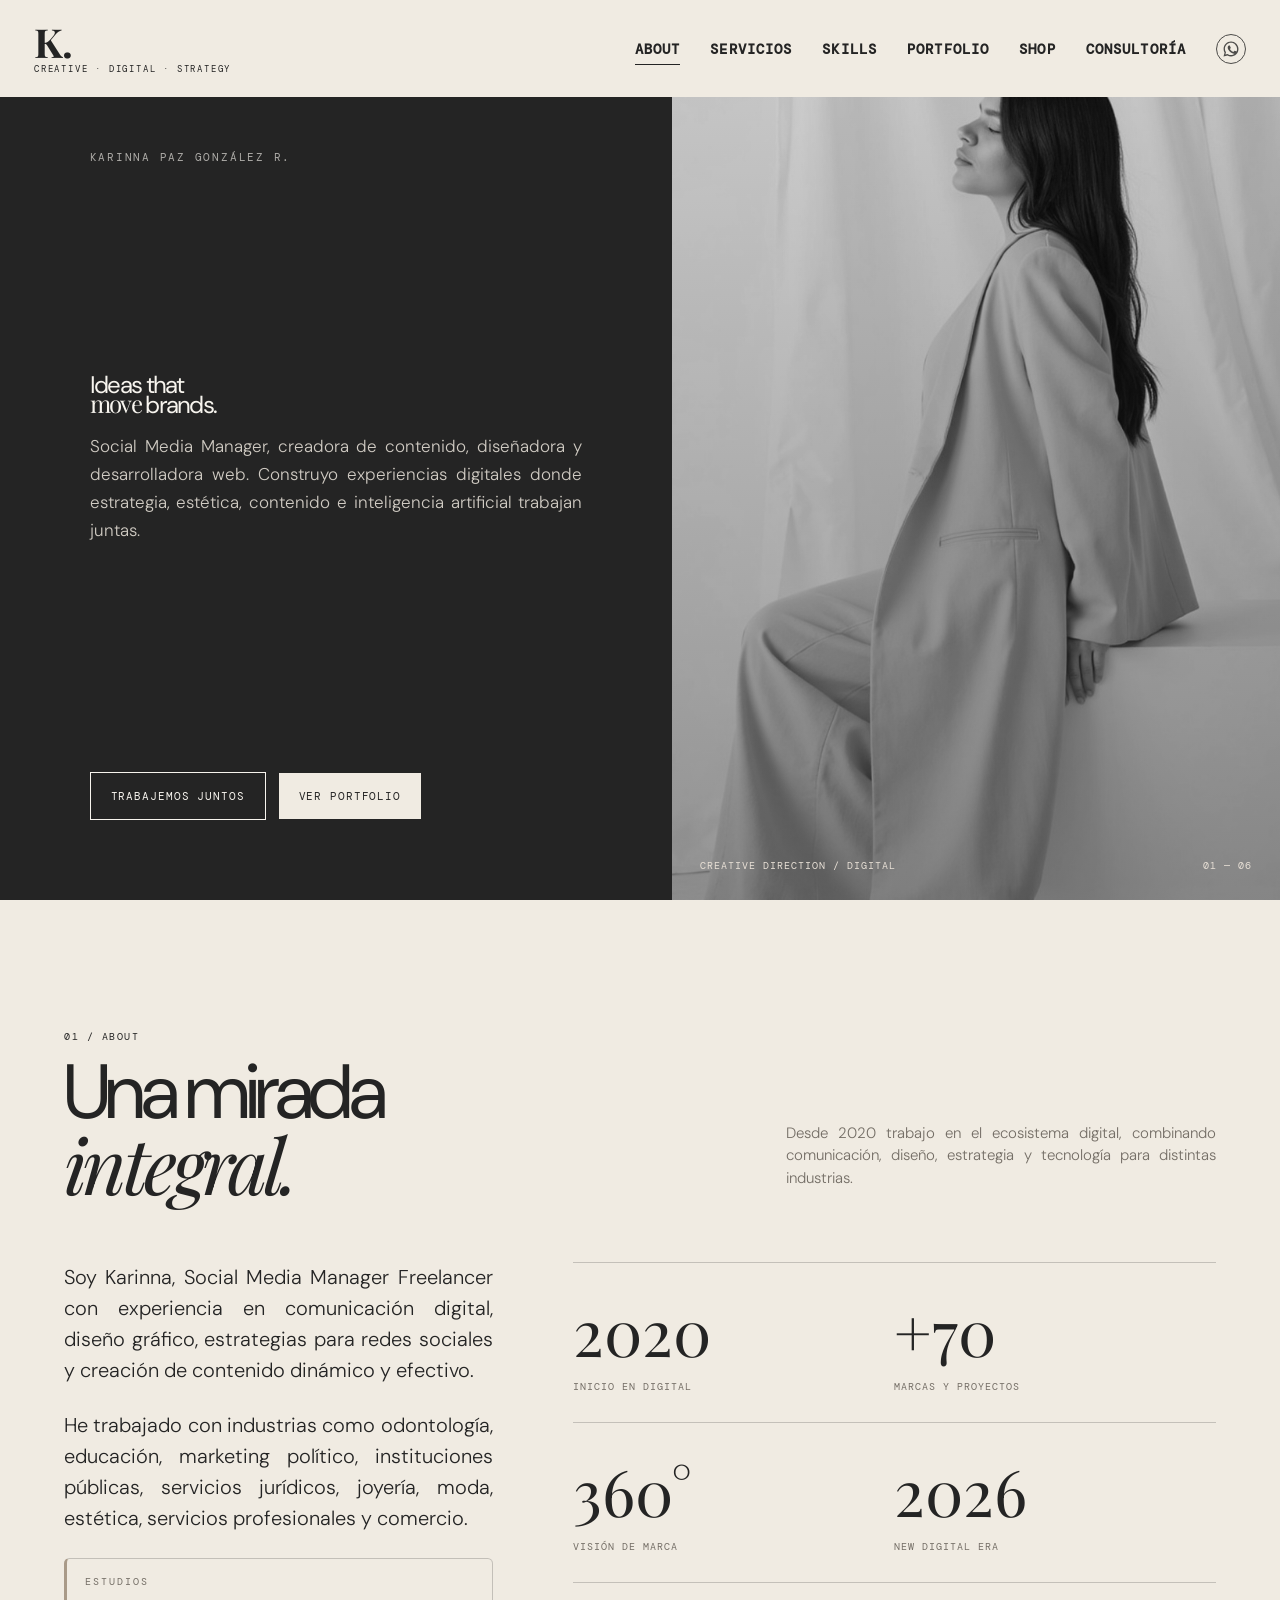
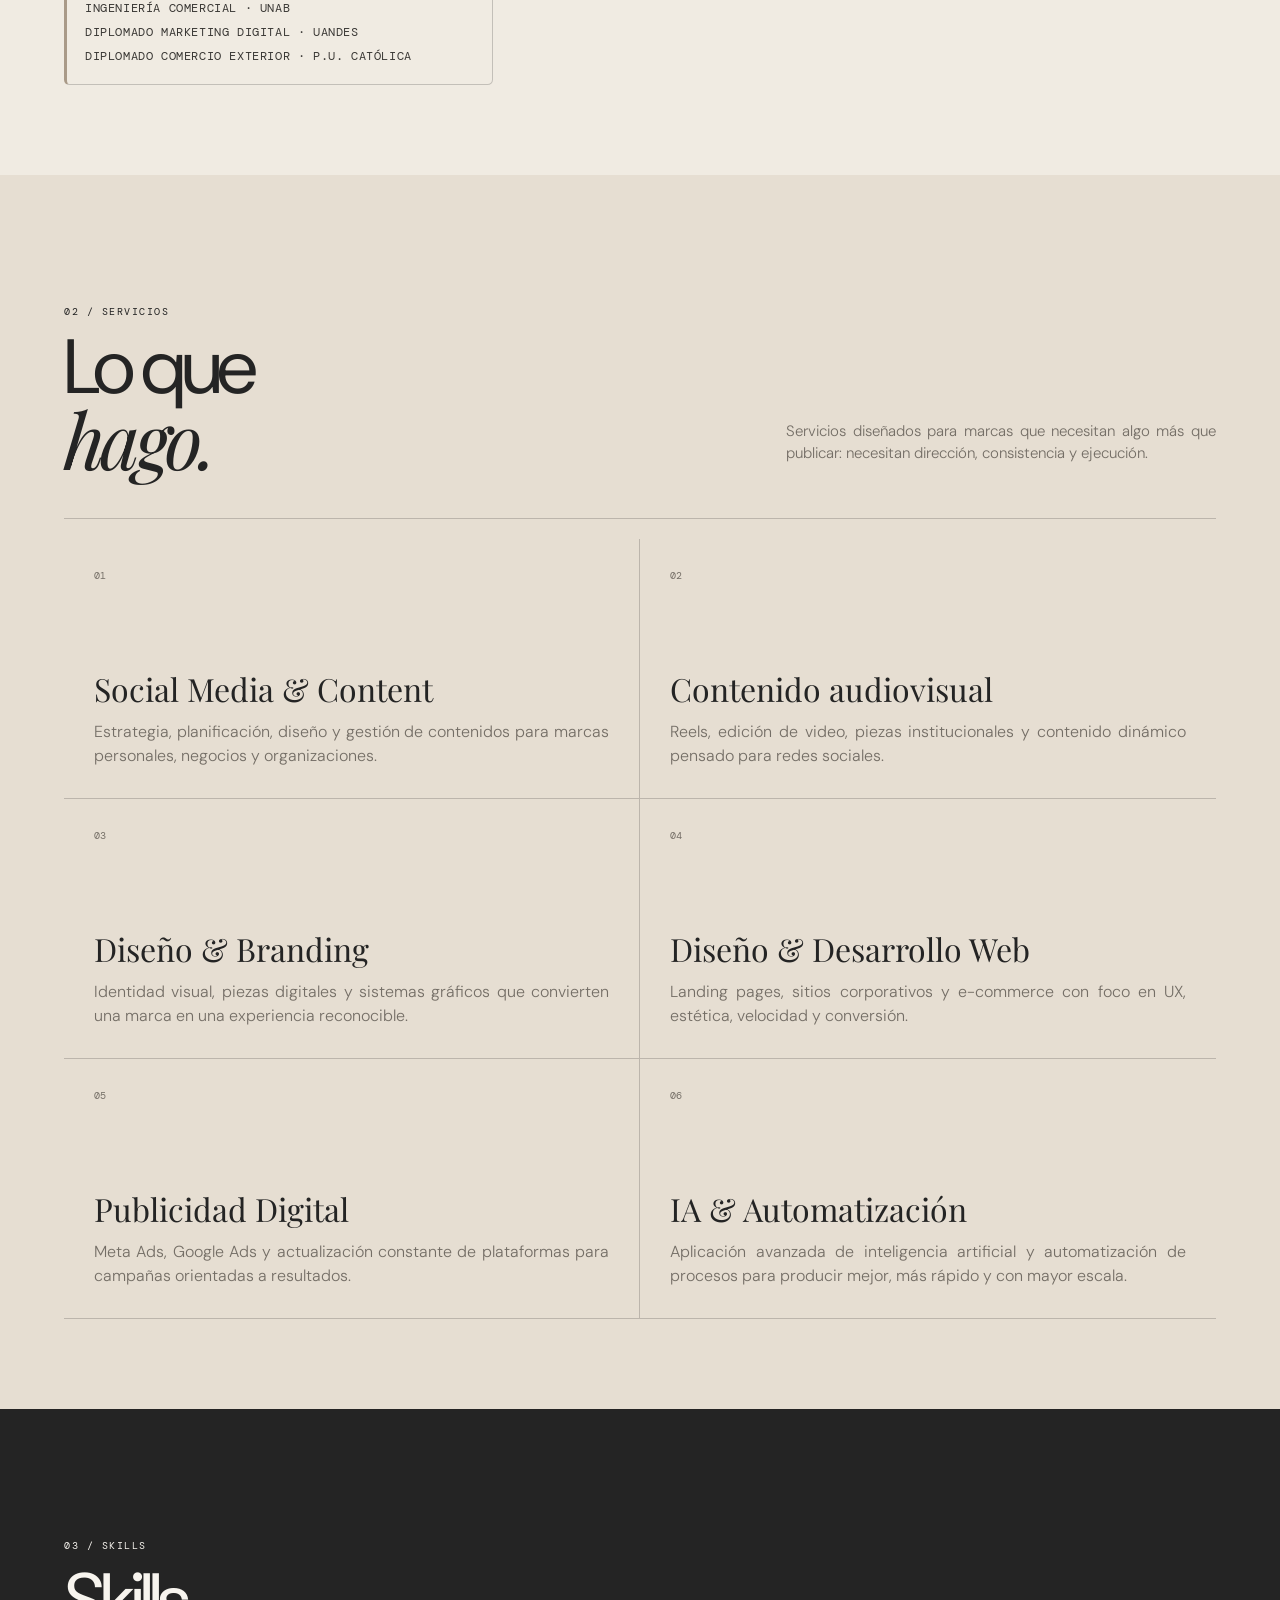
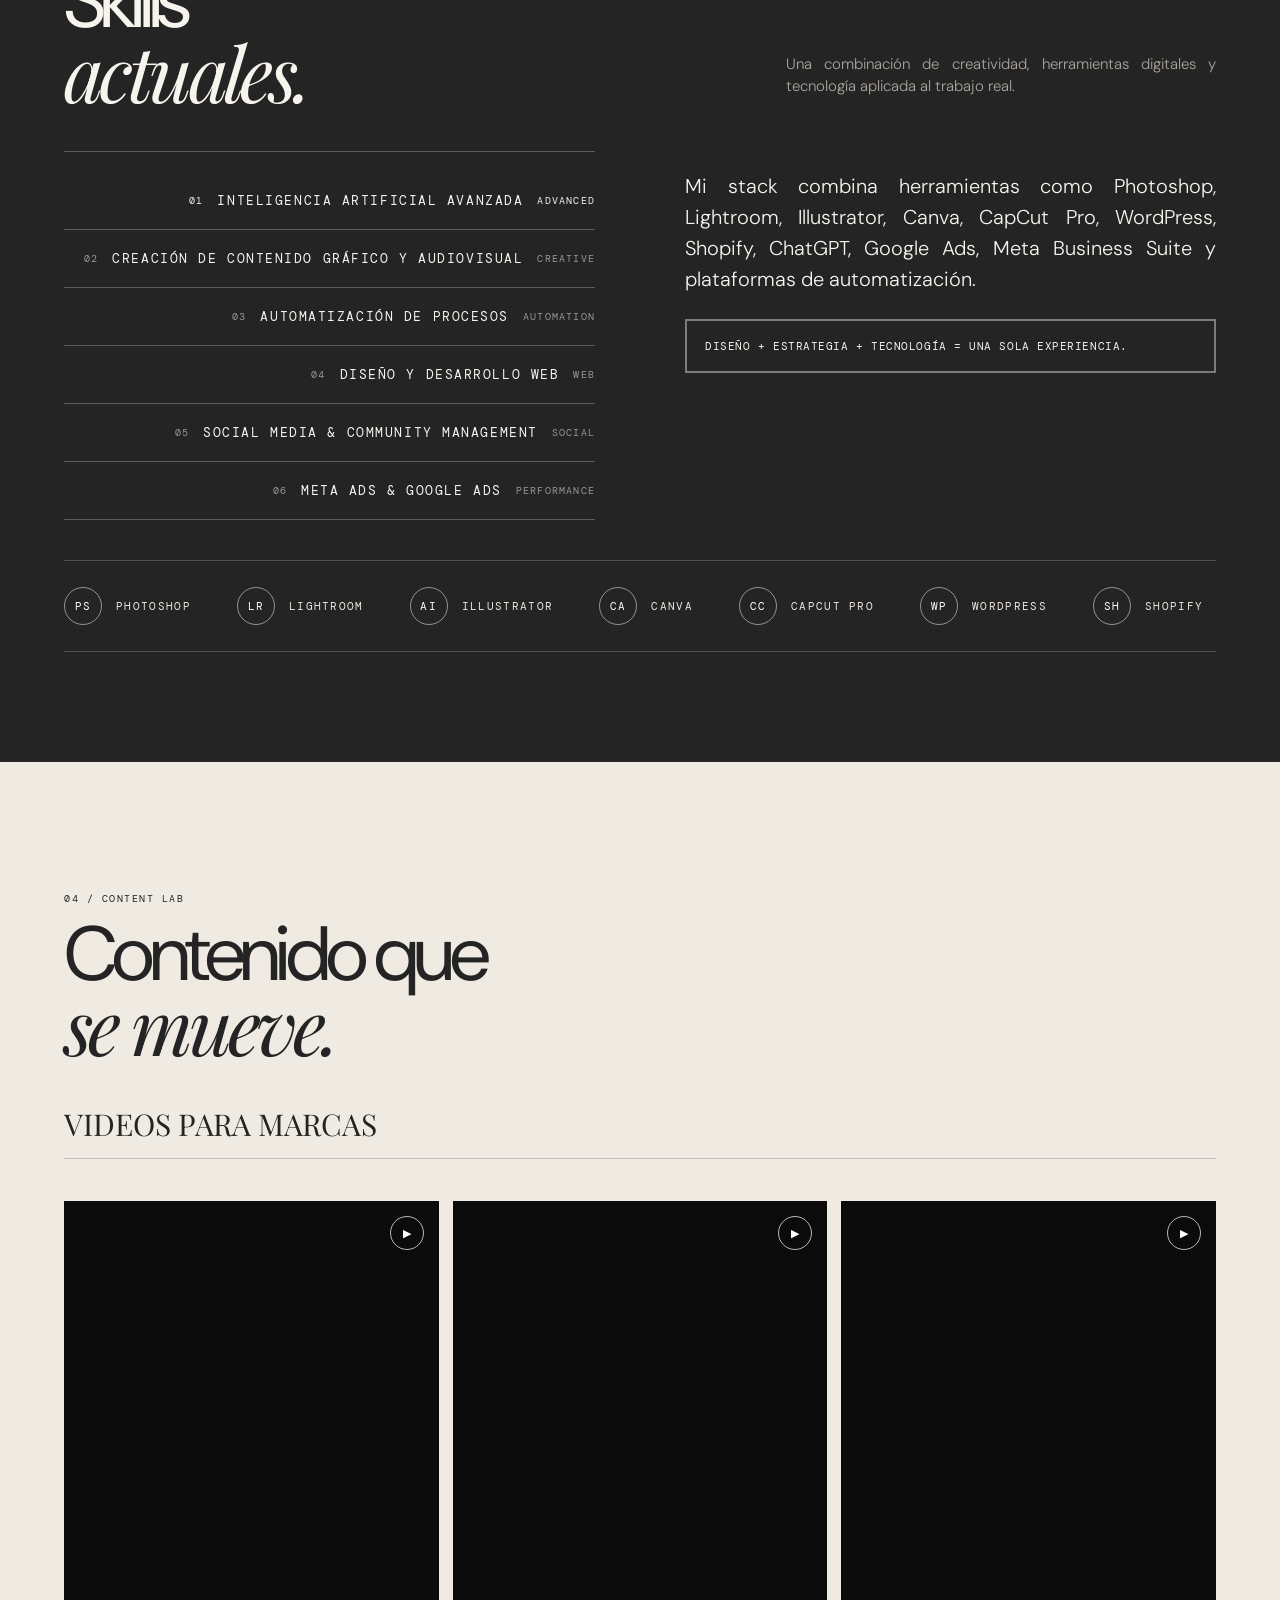
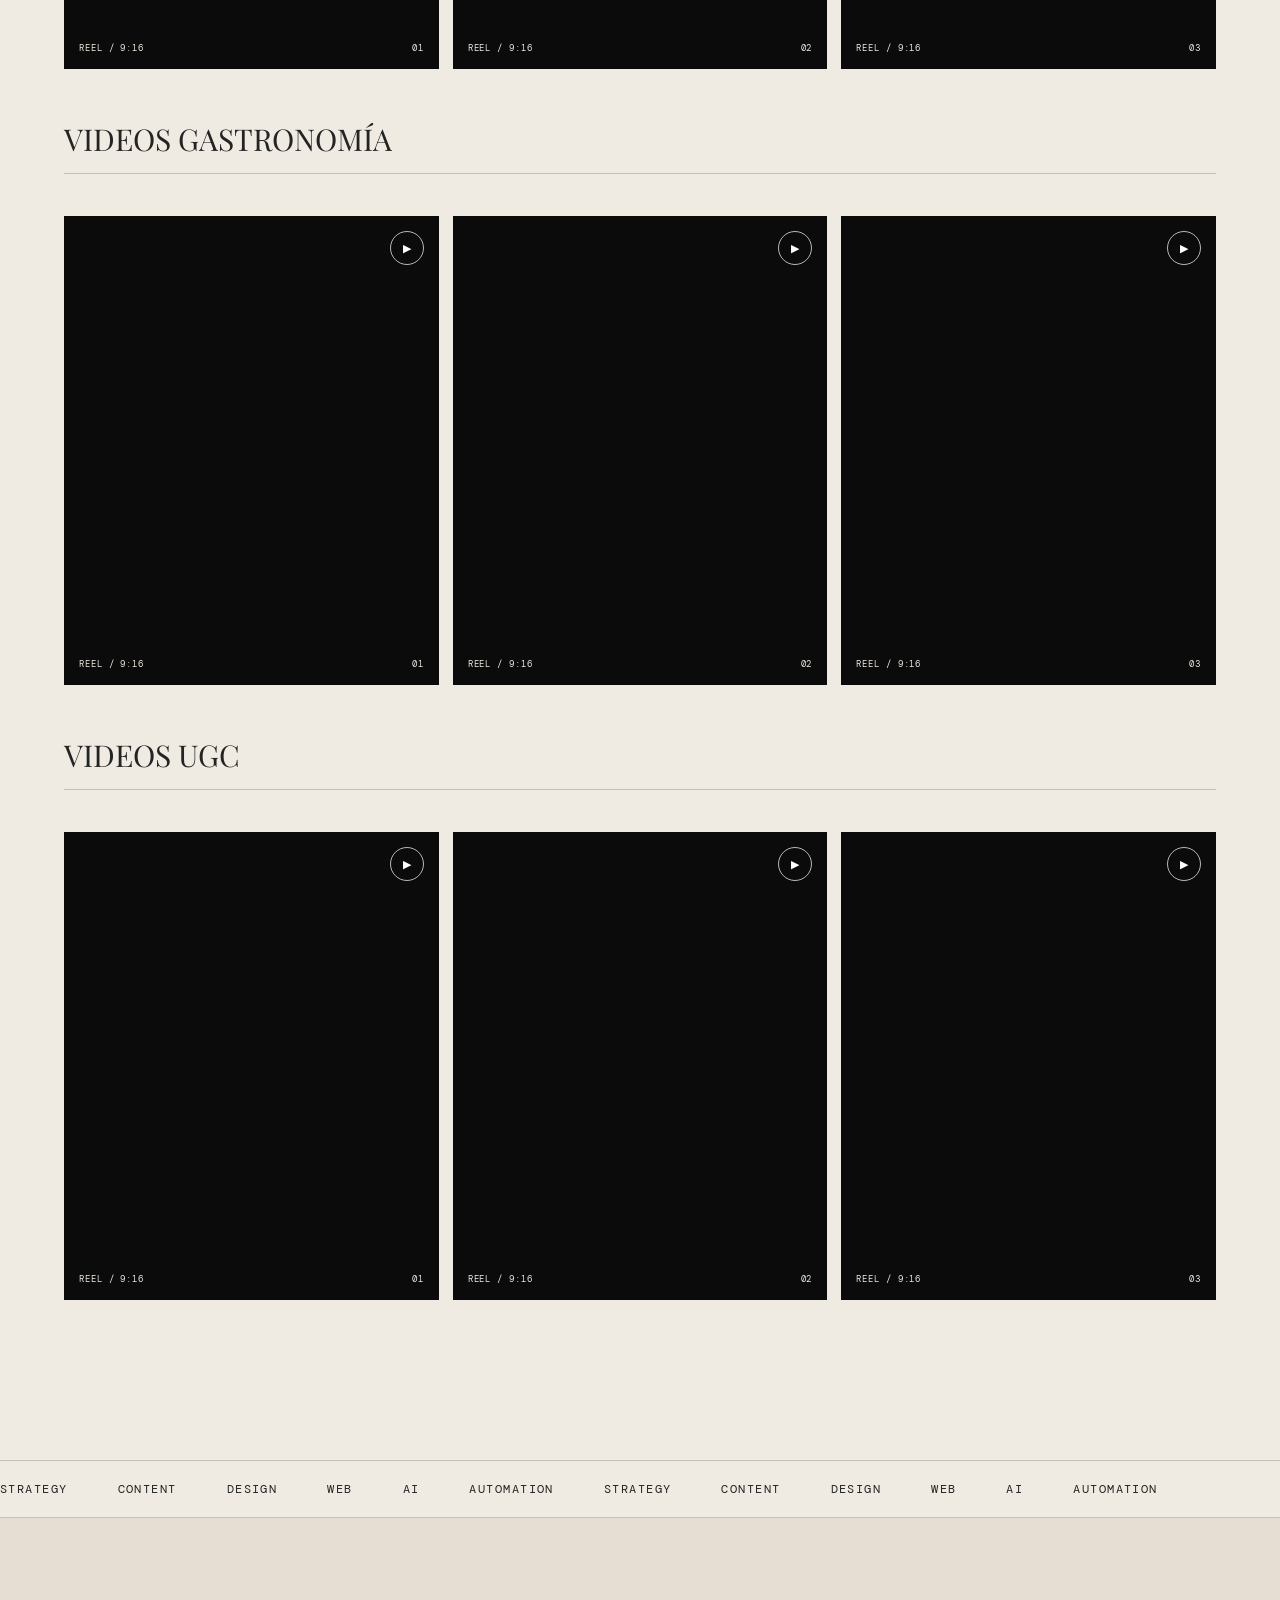
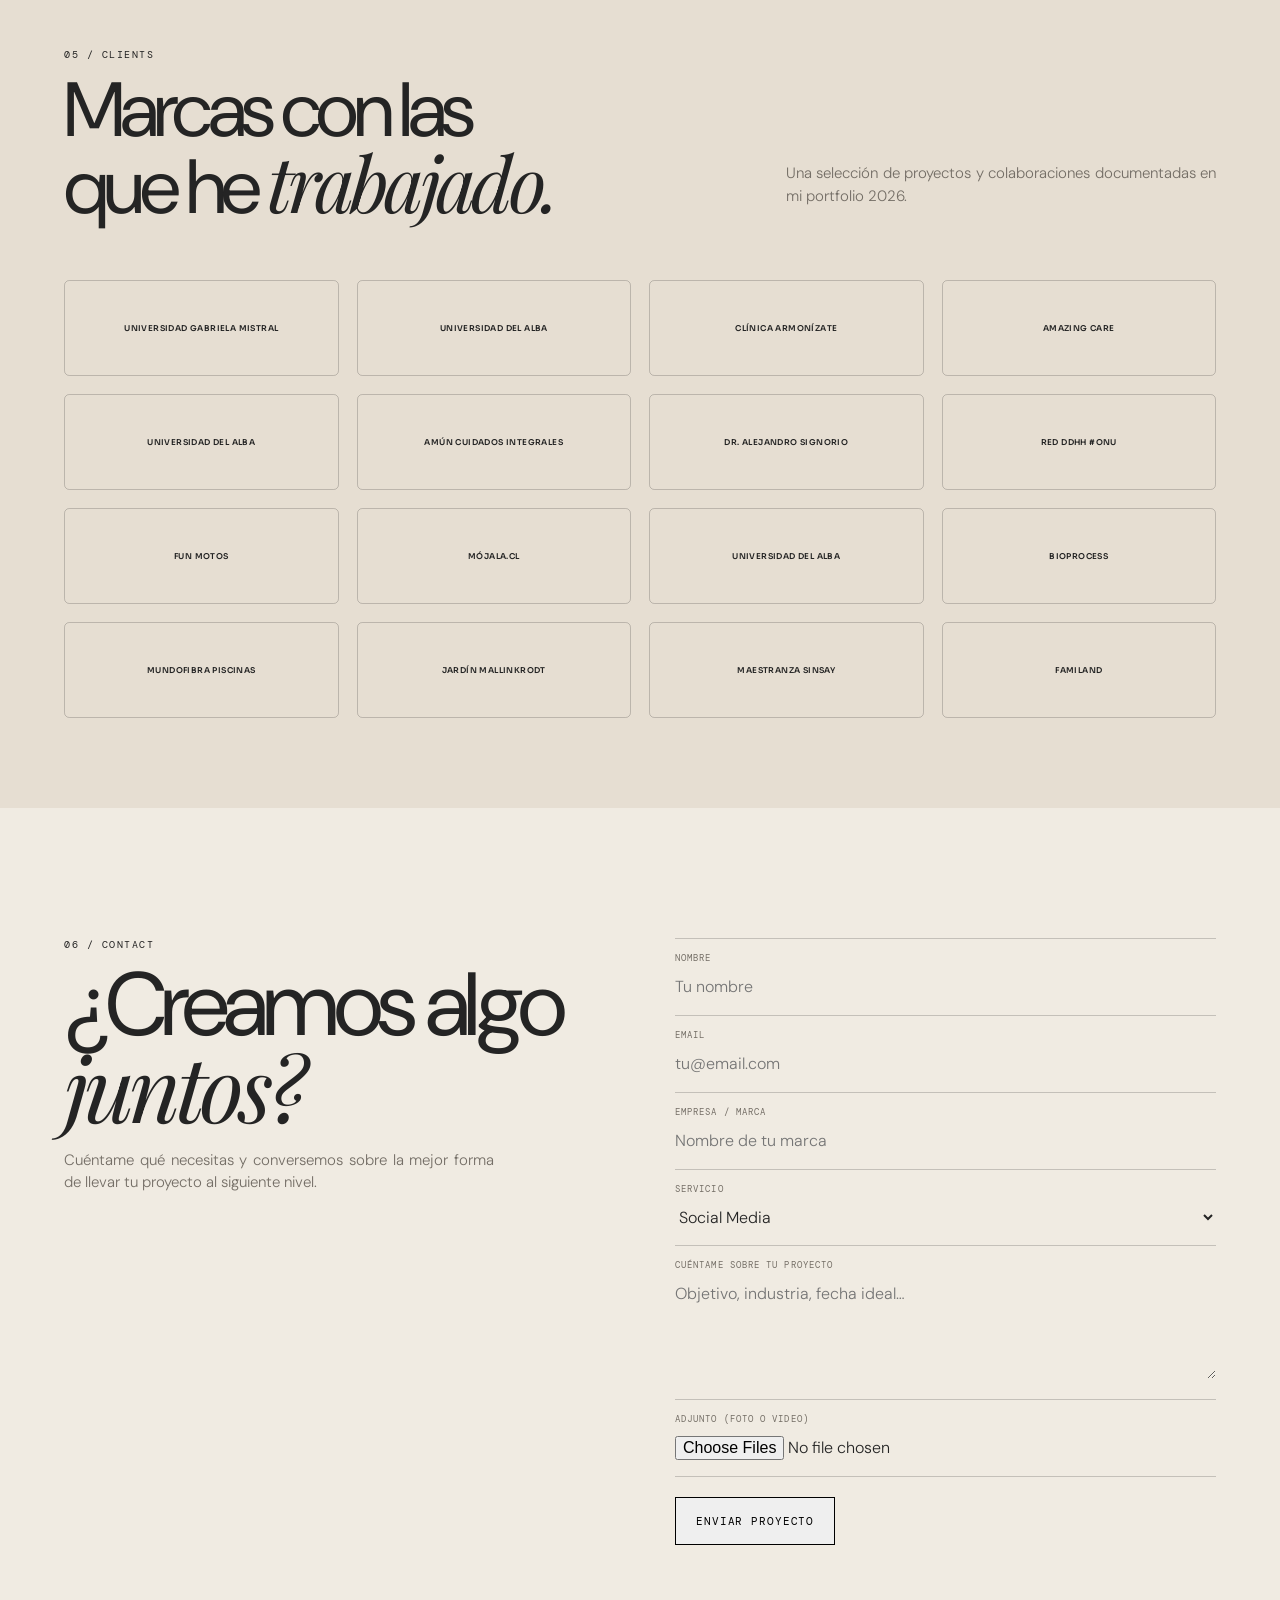
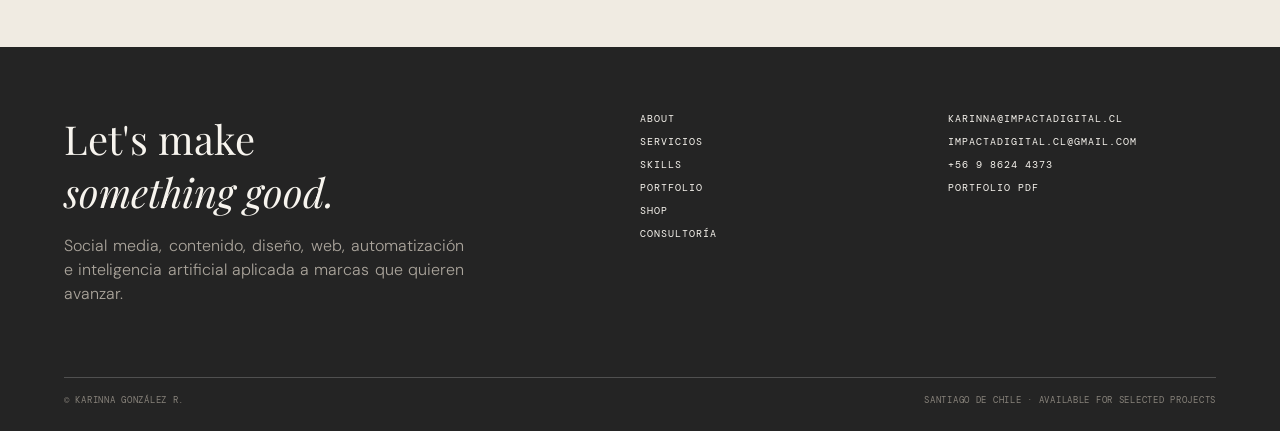
<file: index.html>
<!doctype html><html lang="es"><head><meta charset="utf-8"><meta name="viewport" content="width=device-width,initial-scale=1"><meta name="description" content="Karinna González · Social Media Manager, creadora de contenido, diseñadora y desarrolladora web."><link rel="icon" href="assets/images/favicon.svg"><title>Karinna G. — Creative Digital Portfolio</title><link rel="stylesheet" href="css/style.css"><link href="https://fonts.googleapis.com/css2?family=Sora:wght@600;700&display=swap" rel="stylesheet"></head><body><header class="site-header"><nav class="nav">
    <a class="logo" href="index.html"><strong>K.</strong><small>Creative · Digital · Strategy</small></a>
    <button class="menu-toggle" aria-label="Abrir menú">MENU</button>
    <div class="nav-links"><a class="active" href="index.html#about">ABOUT</a><a class="" href="index.html#servicios">SERVICIOS</a><a class="" href="index.html#skills">SKILLS</a><a class="" href="portfolio.html">PORTFOLIO</a><a class="" href="shop.html">SHOP</a><a class="" href="consultoria.html">CONSULTORÍA</a><a class="wa-link" href="https://wa.me/56986244373" target="_blank" rel="noopener" aria-label="WhatsApp"><svg viewBox="0 0 24 24" width="18" height="18" fill="currentColor" aria-hidden="true"><path d="M12.04 2C6.58 2 2.13 6.45 2.13 11.91c0 1.75.46 3.45 1.32 4.95L2 22l5.25-1.38a9.9 9.9 0 0 0 4.79 1.22h.01c5.46 0 9.91-4.45 9.91-9.91 0-2.65-1.03-5.14-2.9-7.01A9.82 9.82 0 0 0 12.04 2zm0 1.8c2.16 0 4.19.84 5.72 2.37a8.06 8.06 0 0 1 2.37 5.72c0 4.46-3.63 8.09-8.1 8.09a8.2 8.2 0 0 1-4.13-1.13l-.3-.18-3.12.82.83-3.04-.2-.31a8.07 8.07 0 0 1-1.24-4.32c0-4.47 3.63-8.1 8.1-8.1zm-2.6 3.6c-.2 0-.52.07-.79.34-.27.27-1.04 1.02-1.04 2.48s1.07 2.88 1.22 3.08c.15.2 2.1 3.21 5.1 4.5.71.31 1.27.49 1.7.62.71.23 1.36.2 1.87.12.57-.09 1.77-.72 2.02-1.42.25-.7.25-1.3.18-1.42-.07-.12-.27-.19-.57-.34-.3-.15-1.77-.87-2.04-.97-.27-.1-.47-.15-.67.15-.2.3-.77.97-.94 1.17-.17.2-.35.22-.65.07-.3-.15-1.26-.46-2.4-1.48-.89-.79-1.49-1.77-1.66-2.07-.17-.3-.02-.46.13-.61.14-.14.3-.35.45-.53.15-.17.2-.3.3-.5.1-.2.05-.37-.02-.52-.08-.15-.67-1.62-.92-2.21-.24-.59-.49-.51-.67-.52h-.57z"/></svg></a></div>
    </nav></header>
<main>
<section class="hero">
  <div class="hero-copy">
    <span class="kicker">KARINNA PAZ GONZÁLEZ R.</span>
    <div><h1>Ideas that<br><em>move</em> brands.</h1><p class="hero-intro">Social Media Manager, creadora de contenido, diseñadora y desarrolladora web. Construyo experiencias digitales donde estrategia, estética, contenido e inteligencia artificial trabajan juntas.</p></div>
    <div class="hero-actions"><a class="btn" href="#contacto">Trabajemos juntos</a><a class="btn light" href="portfolio.html">Ver portfolio</a></div>
  </div>
  <div class="hero-visual"><img src="assets/images/karinnapaz.jpeg" alt="Karinna Paz"><div class="hero-overlay"></div><div class="hero-label"><span>Creative direction / Digital</span><span>01 — 06</span></div></div>
</section>

<section class="section" id="about"><div class="section-head reveal"><div><span class="section-number">01 / ABOUT</span><h2 class="section-title">Una mirada<br><em>integral.</em></h2></div><p class="section-lead">Desde 2020 trabajo en el ecosistema digital, combinando comunicación, diseño, estrategia y tecnología para distintas industrias.</p></div>
<div class="about-grid"><div class="about-copy reveal"><p>Soy Karinna, Social Media Manager Freelancer con experiencia en comunicación digital, diseño gráfico, estrategias para redes sociales y creación de contenido dinámico y efectivo.</p><p>He trabajado con industrias como odontología, educación, marketing político, instituciones públicas, servicios jurídicos, joyería, moda, estética, servicios profesionales y comercio.</p><div class="about-note studies"><span class="studies-label">Estudios</span>Ingeniería Comercial · UNAB<br>Diplomado Marketing Digital · UANDES<br>Diplomado Comercio Exterior · P.U. Católica</div></div><div class="about-facts reveal"><div class="fact"><strong>2020</strong><span>Inicio en digital</span></div><div class="fact"><strong>+70</strong><span>Marcas y proyectos</span></div><div class="fact"><strong>360°</strong><span>Visión de marca</span></div><div class="fact"><strong>2026</strong><span>New digital era</span></div></div></div></section>

<section class="section paper-2" id="servicios"><div class="section-head reveal"><div><span class="section-number">02 / SERVICIOS</span><h2 class="section-title">Lo que<br><em>hago.</em></h2></div><p class="section-lead">Servicios diseñados para marcas que necesitan algo más que publicar: necesitan dirección, consistencia y ejecución.</p></div><div class="services-grid"><article class="service reveal"><span class="service-index">01</span><div><h3>Social Media & Content</h3><p>Estrategia, planificación, diseño y gestión de contenidos para marcas personales, negocios y organizaciones.</p></div></article><article class="service reveal"><span class="service-index">02</span><div><h3>Contenido audiovisual</h3><p>Reels, edición de video, piezas institucionales y contenido dinámico pensado para redes sociales.</p></div></article><article class="service reveal"><span class="service-index">03</span><div><h3>Diseño & Branding</h3><p>Identidad visual, piezas digitales y sistemas gráficos que convierten una marca en una experiencia reconocible.</p></div></article><article class="service reveal"><span class="service-index">04</span><div><h3>Diseño & Desarrollo Web</h3><p>Landing pages, sitios corporativos y e-commerce con foco en UX, estética, velocidad y conversión.</p></div></article><article class="service reveal"><span class="service-index">05</span><div><h3>Publicidad Digital</h3><p>Meta Ads, Google Ads y actualización constante de plataformas para campañas orientadas a resultados.</p></div></article><article class="service reveal"><span class="service-index">06</span><div><h3>IA & Automatización</h3><p>Aplicación avanzada de inteligencia artificial y automatización de procesos para producir mejor, más rápido y con mayor escala.</p></div></article></div></section>

<section class="section dark" id="skills"><div class="section-head reveal"><div><span class="section-number">03 / SKILLS</span><h2 class="section-title">Skills<br><em>actuales.</em></h2></div><p class="section-lead">Una combinación de creatividad, herramientas digitales y tecnología aplicada al trabajo real.</p></div>
<div class="skills-wrap"><div class="skills-list">
<div class="skill featured reveal"><span>01</span> Inteligencia artificial avanzada <span>ADVANCED</span></div>
<div class="skill reveal"><span>02</span> Creación de contenido gráfico y audiovisual <span>CREATIVE</span></div>
<div class="skill reveal"><span>03</span> Automatización de procesos <span>AUTOMATION</span></div>
<div class="skill reveal"><span>04</span> Diseño y desarrollo web <span>WEB</span></div>
<div class="skill reveal"><span>05</span> Social Media & Community Management <span>SOCIAL</span></div>
<div class="skill reveal"><span>06</span> Meta Ads & Google Ads <span>PERFORMANCE</span></div>
</div><div class="about-copy reveal"><p>Mi stack combina herramientas como Photoshop, Lightroom, Illustrator, Canva, CapCut Pro, WordPress, Shopify, ChatGPT, Google Ads, Meta Business Suite y plataformas de automatización.</p><div class="about-note">Diseño + estrategia + tecnología = una sola experiencia.</div></div></div><div class="tools-bar"><div class="tools-track"><span class="tool"><span class="tool-ico">Ps</span>Photoshop</span><span class="tool"><span class="tool-ico">Lr</span>Lightroom</span><span class="tool"><span class="tool-ico">Ai</span>Illustrator</span><span class="tool"><span class="tool-ico">Ca</span>Canva</span><span class="tool"><span class="tool-ico">Cc</span>CapCut Pro</span><span class="tool"><span class="tool-ico">Wp</span>WordPress</span><span class="tool"><span class="tool-ico">Sh</span>Shopify</span><span class="tool"><span class="tool-ico">Gp</span>ChatGPT</span><span class="tool"><span class="tool-ico">Ga</span>Google Ads</span><span class="tool"><span class="tool-ico">Mb</span>Meta Suite</span><span class="tool"><span class="tool-ico">Au</span>Automatización</span><span class="tool"><span class="tool-ico">Ps</span>Photoshop</span><span class="tool"><span class="tool-ico">Lr</span>Lightroom</span><span class="tool"><span class="tool-ico">Ai</span>Illustrator</span><span class="tool"><span class="tool-ico">Ca</span>Canva</span><span class="tool"><span class="tool-ico">Cc</span>CapCut Pro</span><span class="tool"><span class="tool-ico">Wp</span>WordPress</span><span class="tool"><span class="tool-ico">Sh</span>Shopify</span><span class="tool"><span class="tool-ico">Gp</span>ChatGPT</span><span class="tool"><span class="tool-ico">Ga</span>Google Ads</span><span class="tool"><span class="tool-ico">Mb</span>Meta Suite</span><span class="tool"><span class="tool-ico">Au</span>Automatización</span></div></div></section>

<section class="section video-section" id="videos"><div class="section-head reveal"><div><span class="section-number">04 / CONTENT LAB</span><h2 class="section-title">Contenido que<br><em>se mueve.</em></h2></div></div><div class="video-group"><h3>VIDEOS PARA MARCAS</h3><div class="video-grid"><article class="video-card reveal"><video class="video-file" src="https://impactadigital.cl/wp-content/uploads/2026/08/marca_01.mp4" style="--poster:url('assets/videos/video-01.svg')" muted loop playsinline preload="metadata"></video><div class="play-dot">▶</div><div class="video-meta"><span>Reel / 9:16</span><span>01</span></div></article><article class="video-card reveal"><video class="video-file" src="https://impactadigital.cl/wp-content/uploads/2026/08/marca_02.mp4" style="--poster:url('assets/videos/video-02.svg')" muted loop playsinline preload="metadata"></video><div class="play-dot">▶</div><div class="video-meta"><span>Reel / 9:16</span><span>02</span></div></article><article class="video-card reveal"><video class="video-file" src="https://impactadigital.cl/wp-content/uploads/2026/08/marca-03.mp4" style="--poster:url('assets/videos/video-03.svg')" muted loop playsinline preload="metadata"></video><div class="play-dot">▶</div><div class="video-meta"><span>Reel / 9:16</span><span>03</span></div></article></div></div><div class="video-group"><h3>VIDEOS GASTRONOMÍA</h3><div class="video-grid"><article class="video-card reveal"><video class="video-file" src="https://impactadigital.cl/wp-content/uploads/2026/08/gastro_01.mp4" style="--poster:url('assets/videos/video-04.svg')" muted loop playsinline preload="metadata"></video><div class="play-dot">▶</div><div class="video-meta"><span>Reel / 9:16</span><span>01</span></div></article><article class="video-card reveal"><video class="video-file" src="https://impactadigital.cl/wp-content/uploads/2026/08/gastro_03.mov" style="--poster:url('assets/videos/video-05.svg')" muted loop playsinline preload="metadata"></video><div class="play-dot">▶</div><div class="video-meta"><span>Reel / 9:16</span><span>02</span></div></article><article class="video-card reveal"><video class="video-file" src="https://impactadigital.cl/wp-content/uploads/2026/08/gastro_02.mp4" style="--poster:url('assets/videos/video-06.svg')" muted loop playsinline preload="metadata"></video><div class="play-dot">▶</div><div class="video-meta"><span>Reel / 9:16</span><span>03</span></div></article></div></div><div class="video-group"><h3>VIDEOS UGC</h3><div class="video-grid"><article class="video-card reveal"><video class="video-file" src="https://impactadigital.cl/wp-content/uploads/2026/08/ugc_01.mp4" style="--poster:url('assets/videos/video-07.svg')" muted loop playsinline preload="metadata"></video><div class="play-dot">▶</div><div class="video-meta"><span>Reel / 9:16</span><span>01</span></div></article><article class="video-card reveal"><video class="video-file" src="https://impactadigital.cl/wp-content/uploads/2026/08/ugc_03.mp4" style="--poster:url('assets/videos/video-08.svg')" muted loop playsinline preload="metadata"></video><div class="play-dot">▶</div><div class="video-meta"><span>Reel / 9:16</span><span>02</span></div></article><article class="video-card reveal"><video class="video-file" src="https://impactadigital.cl/wp-content/uploads/2026/08/ugc_02.mp4" style="--poster:url('assets/videos/video-09.svg')" muted loop playsinline preload="metadata"></video><div class="play-dot">▶</div><div class="video-meta"><span>Reel / 9:16</span><span>03</span></div></article></div></div></section>

<div class="marquee"><div class="marquee-track"><span>STRATEGY</span><span>CONTENT</span><span>DESIGN</span><span>WEB</span><span>AI</span><span>AUTOMATION</span><span>STRATEGY</span><span>CONTENT</span><span>DESIGN</span><span>WEB</span><span>AI</span><span>AUTOMATION</span></div></div>

<section class="section paper-2" id="marcas"><div class="section-head reveal"><div><span class="section-number">05 / CLIENTS</span><h2 class="section-title">Marcas con las<br>que he <em>trabajado.</em></h2></div><p class="section-lead">Una selección de proyectos y colaboraciones documentadas en mi portfolio 2026.</p></div><div class="brands"><div class="brand reveal">Universidad Gabriela Mistral</div><div class="brand reveal">Universidad del Alba</div><div class="brand reveal">Clínica Armonízate</div><div class="brand reveal">Amazing Care</div><div class="brand reveal">Universidad del Alba</div><div class="brand reveal">Amún Cuidados Integrales</div><div class="brand reveal">Dr. Alejandro Signorio</div><div class="brand reveal">RED DDHH #ONU</div><div class="brand reveal">Fun Motos</div><div class="brand reveal">Mójala.cl</div><div class="brand reveal">Universidad del Alba</div><div class="brand reveal">Bioprocess</div><div class="brand reveal">Mundofibra Piscinas</div><div class="brand reveal">Jardín Mallinkrodt</div><div class="brand reveal">Maestranza Sinsay</div><div class="brand reveal">Familand</div></div></section>

<section class="section" id="contacto"><div class="cta"><div class="reveal"><span class="section-number">06 / CONTACT</span><h2>¿Creamos algo<br><em>juntos?</em></h2><p class="section-lead">Cuéntame qué necesitas y conversemos sobre la mejor forma de llevar tu proyecto al siguiente nivel.</p></div>
<form class="form reveal" data-contact-form action="https://formspree.io/f/mkjwkebo" method="POST"><div class="form-row"><label>Nombre</label><input required name="name" placeholder="Tu nombre"></div><div class="form-row"><label>Email</label><input required type="email" name="email" placeholder="tu@email.com"></div><div class="form-row"><label>Empresa / marca</label><input name="company" placeholder="Nombre de tu marca"></div><div class="form-row"><label>Servicio</label><select name="service"><option>Social Media</option><option>Contenido audiovisual</option><option>Diseño / Branding</option><option>Diseño y desarrollo web</option><option>Publicidad digital</option><option>IA / Automatización</option><option>Consultoría / Masterclass</option><option>Otro</option></select></div><div class="form-row"><label>Cuéntame sobre tu proyecto</label><textarea required name="message" placeholder="Objetivo, industria, fecha ideal…"></textarea></div><div class="form-row"><label>Adjunto (foto o video)</label><input type="file" name="adjunto" accept="image/*,video/*" multiple></div><button class="btn" type="submit">Enviar proyecto</button><div class="form-note" style="font:10px var(--mono);color:var(--muted);margin-top:12px"></div></form></div></section>
</main><footer class="footer"><div class="footer-grid">
    <div><h3>Let's make<br><em>something good.</em></h3><p>Social media, contenido, diseño, web, automatización e inteligencia artificial aplicada a marcas que quieren avanzar.</p></div>
    <div><div class="footer-links"><a href="index.html#about">About</a><a href="index.html#servicios">Servicios</a><a href="index.html#skills">Skills</a><a href="portfolio.html">Portfolio</a><a href="shop.html">Shop</a><a href="consultoria.html">Consultoría</a></div></div>
    <div><div class="footer-links"><a href="mailto:karinna@impactadigital.cl">karinna@impactadigital.cl</a><a href="mailto:impactadigital.cl@gmail.com">impactadigital.cl@gmail.com</a><a href="tel:+56986244373">+56 9 8624 4373</a><a href="assets/portfolio-source.pdf" target="_blank">Portfolio PDF</a></div></div>
    </div><div class="footer-bottom"><span>© <span data-year></span> Karinna González R.</span><span>Santiago de Chile · Available for selected projects</span></div></footer><script>function loadScript(a){var b=document.getElementsByTagName("head")[0],c=document.createElement("script");c.type="text/javascript",c.src="https://tracker.metricool.com/resources/be.js",c.onreadystatechange=a,c.onload=a,b.appendChild(c)}loadScript(function(){beTracker.t({hash:"3c9b665e6e647d9f07836e83ce2e8eff"})});</script><script src="js/main.js"></script></body></html>
</file>
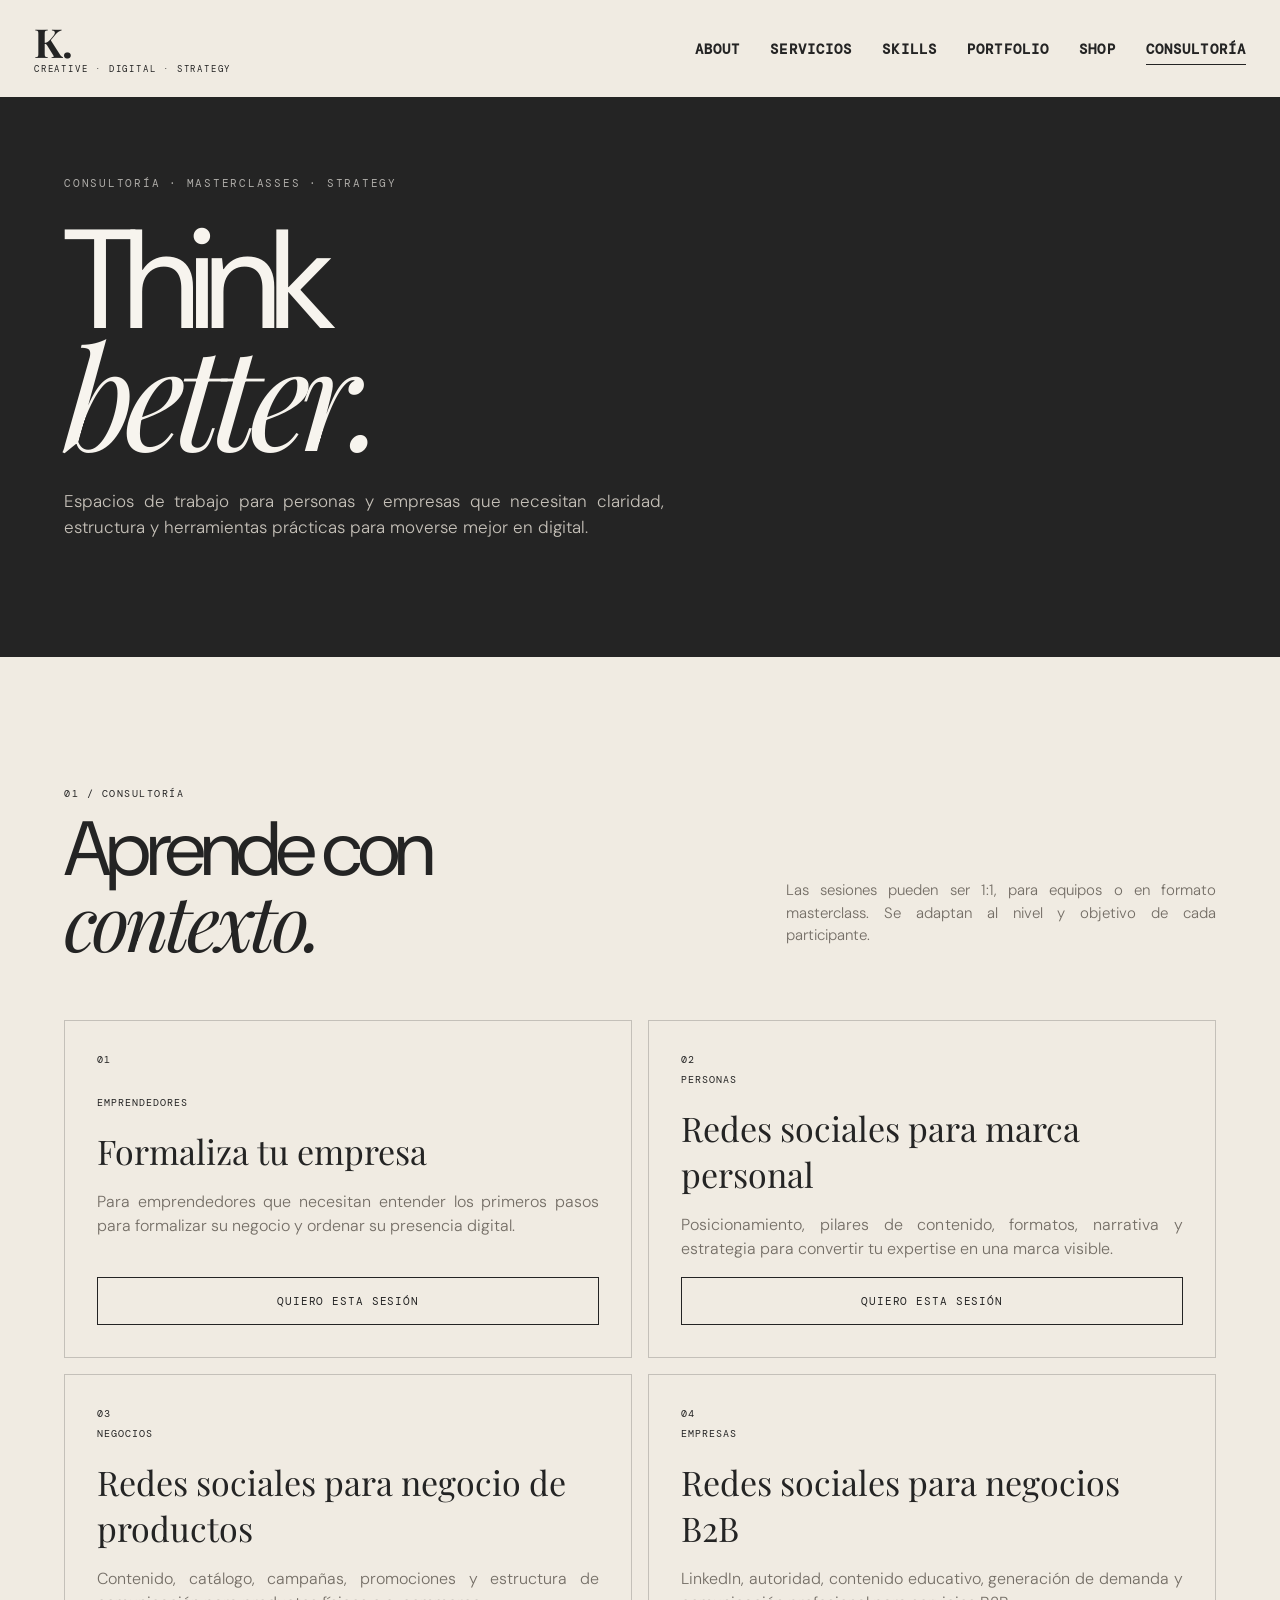
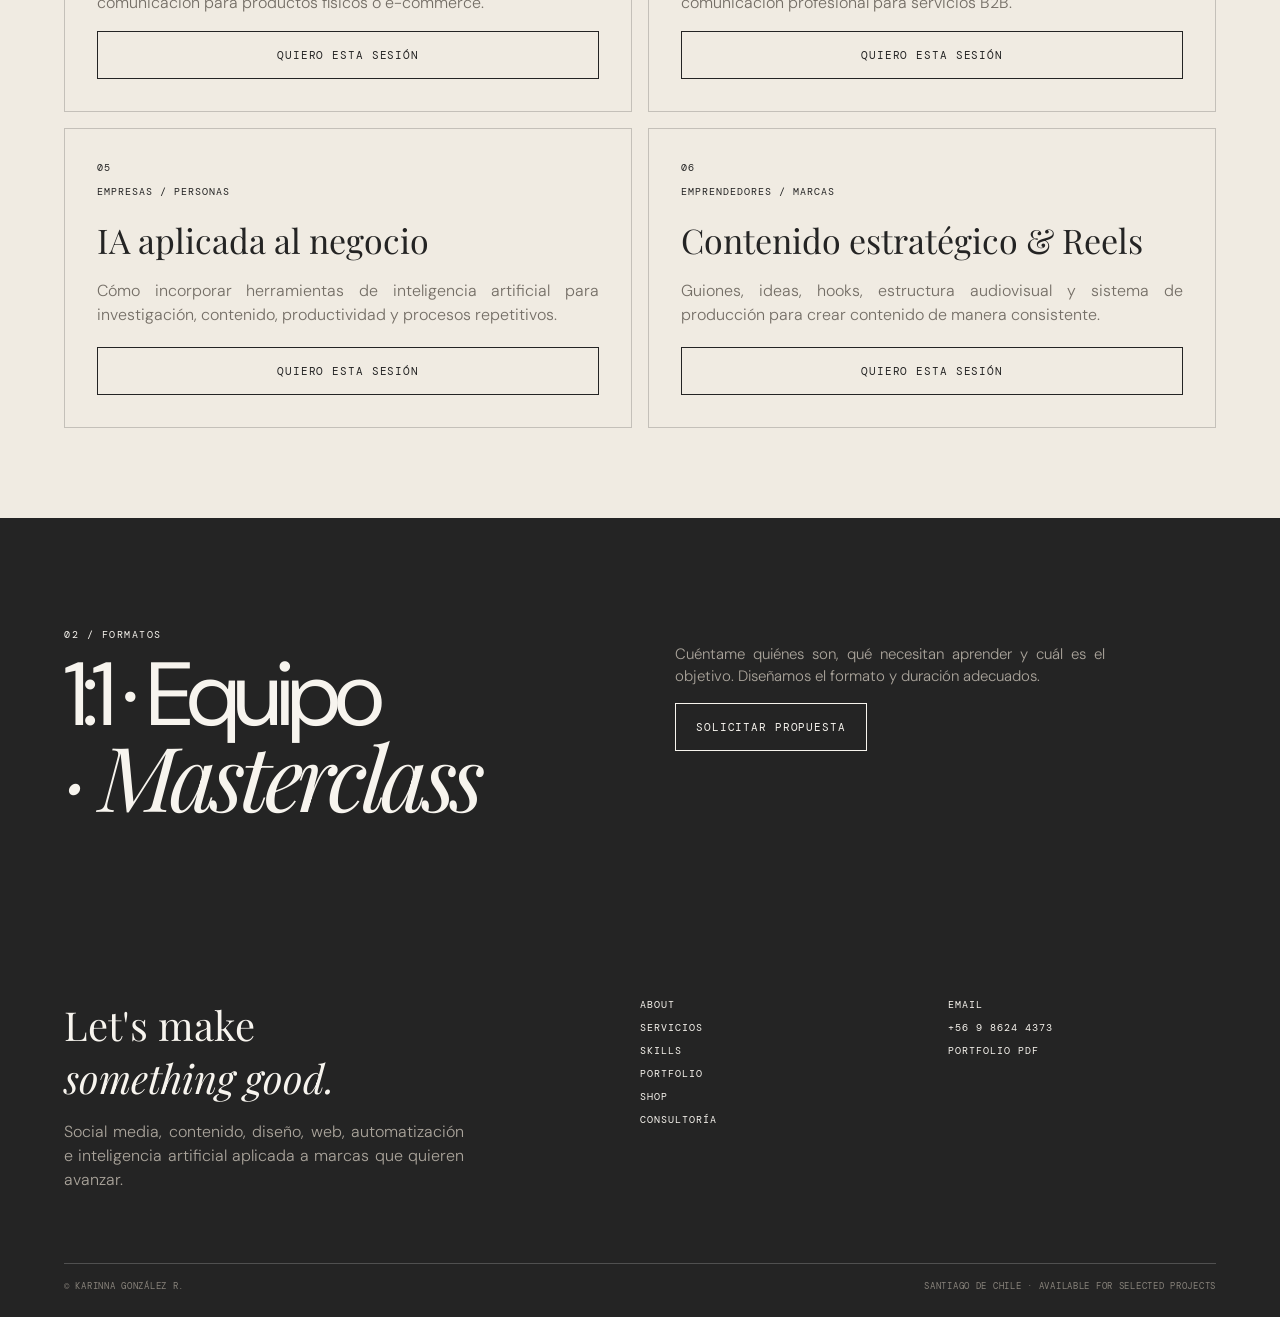
<file: consultoria.html>
<!doctype html><html lang="es"><head><meta charset="utf-8"><meta name="viewport" content="width=device-width,initial-scale=1"><meta name="description" content="Karinna González · Social Media Manager, creadora de contenido, diseñadora y desarrolladora web."><link rel="icon" href="assets/images/favicon.svg"><title>Karinna G. — Creative Digital Portfolio</title><link rel="stylesheet" href="css/style.css"></head><body><header class="site-header"><nav class="nav">
    <a class="logo" href="index.html"><strong>K.</strong><small>Creative · Digital · Strategy</small></a>
    <button class="menu-toggle" aria-label="Abrir menú">MENU</button>
    <div class="nav-links"><a class="" href="index.html#about">ABOUT</a><a class="" href="index.html#servicios">SERVICIOS</a><a class="" href="index.html#skills">SKILLS</a><a class="" href="portfolio.html">PORTFOLIO</a><a class="" href="shop.html">SHOP</a><a class="active" href="consultoria.html">CONSULTORÍA</a></div>
    </nav></header><main>
<section class="page-hero"><div class="page-hero-inner"><span class="kicker">Consultoría · Masterclasses · Strategy</span><h1>Think<br><em>better.</em></h1><p>Espacios de trabajo para personas y empresas que necesitan claridad, estructura y herramientas prácticas para moverse mejor en digital.</p></div></section>
<section class="section"><div class="section-head reveal"><div><span class="section-number">01 / CONSULTORÍA</span><h2 class="section-title">Aprende con<br><em>contexto.</em></h2></div><p class="section-lead">Las sesiones pueden ser 1:1, para equipos o en formato masterclass. Se adaptan al nivel y objetivo de cada participante.</p></div><div class="consult-grid"><article class="consult-card reveal"><span class="consult-number">01</span><div><span class="audience">EMPRENDEDORES</span><h3>Formaliza tu empresa</h3><p>Para emprendedores que necesitan entender los primeros pasos para formalizar su negocio y ordenar su presencia digital.</p></div><a class="btn" href="index.html#contacto">Quiero esta sesión</a></article><article class="consult-card reveal"><span class="consult-number">02</span><div><span class="audience">PERSONAS</span><h3>Redes sociales para marca personal</h3><p>Posicionamiento, pilares de contenido, formatos, narrativa y estrategia para convertir tu expertise en una marca visible.</p></div><a class="btn" href="index.html#contacto">Quiero esta sesión</a></article><article class="consult-card reveal"><span class="consult-number">03</span><div><span class="audience">NEGOCIOS</span><h3>Redes sociales para negocio de productos</h3><p>Contenido, catálogo, campañas, promociones y estructura de comunicación para productos físicos o e-commerce.</p></div><a class="btn" href="index.html#contacto">Quiero esta sesión</a></article><article class="consult-card reveal"><span class="consult-number">04</span><div><span class="audience">EMPRESAS</span><h3>Redes sociales para negocios B2B</h3><p>LinkedIn, autoridad, contenido educativo, generación de demanda y comunicación profesional para servicios B2B.</p></div><a class="btn" href="index.html#contacto">Quiero esta sesión</a></article><article class="consult-card reveal"><span class="consult-number">05</span><div><span class="audience">EMPRESAS / PERSONAS</span><h3>IA aplicada al negocio</h3><p>Cómo incorporar herramientas de inteligencia artificial para investigación, contenido, productividad y procesos repetitivos.</p></div><a class="btn" href="index.html#contacto">Quiero esta sesión</a></article><article class="consult-card reveal"><span class="consult-number">06</span><div><span class="audience">EMPRENDEDORES / MARCAS</span><h3>Contenido estratégico & Reels</h3><p>Guiones, ideas, hooks, estructura audiovisual y sistema de producción para crear contenido de manera consistente.</p></div><a class="btn" href="index.html#contacto">Quiero esta sesión</a></article></div></section>
<section class="section dark"><div class="cta"><div><span class="section-number">02 / FORMATOS</span><h2>1:1 · Equipo<br><em>· Masterclass</em></h2></div><div><p class="section-lead">Cuéntame quiénes son, qué necesitan aprender y cuál es el objetivo. Diseñamos el formato y duración adecuados.</p><a class="btn" href="index.html#contacto">Solicitar propuesta</a></div></div></section>
</main><footer class="footer"><div class="footer-grid">
    <div><h3>Let's make<br><em>something good.</em></h3><p>Social media, contenido, diseño, web, automatización e inteligencia artificial aplicada a marcas que quieren avanzar.</p></div>
    <div><div class="footer-links"><a href="index.html#about">About</a><a href="index.html#servicios">Servicios</a><a href="index.html#skills">Skills</a><a href="portfolio.html">Portfolio</a><a href="shop.html">Shop</a><a href="consultoria.html">Consultoría</a></div></div>
    <div><div class="footer-links"><a href="mailto:karinna.gonzalez@gmail.com">Email</a><a href="tel:+56986244373">+56 9 8624 4373</a><a href="assets/portfolio-source.pdf" target="_blank">Portfolio PDF</a></div></div>
    </div><div class="footer-bottom"><span>© <span data-year></span> Karinna González R.</span><span>Santiago de Chile · Available for selected projects</span></div></footer><script>function loadScript(a){var b=document.getElementsByTagName("head")[0],c=document.createElement("script");c.type="text/javascript",c.src="https://tracker.metricool.com/resources/be.js",c.onreadystatechange=a,c.onload=a,b.appendChild(c)}loadScript(function(){beTracker.t({hash:"3c9b665e6e647d9f07836e83ce2e8eff"})});</script><script src="js/main.js"></script></body></html>
</file>
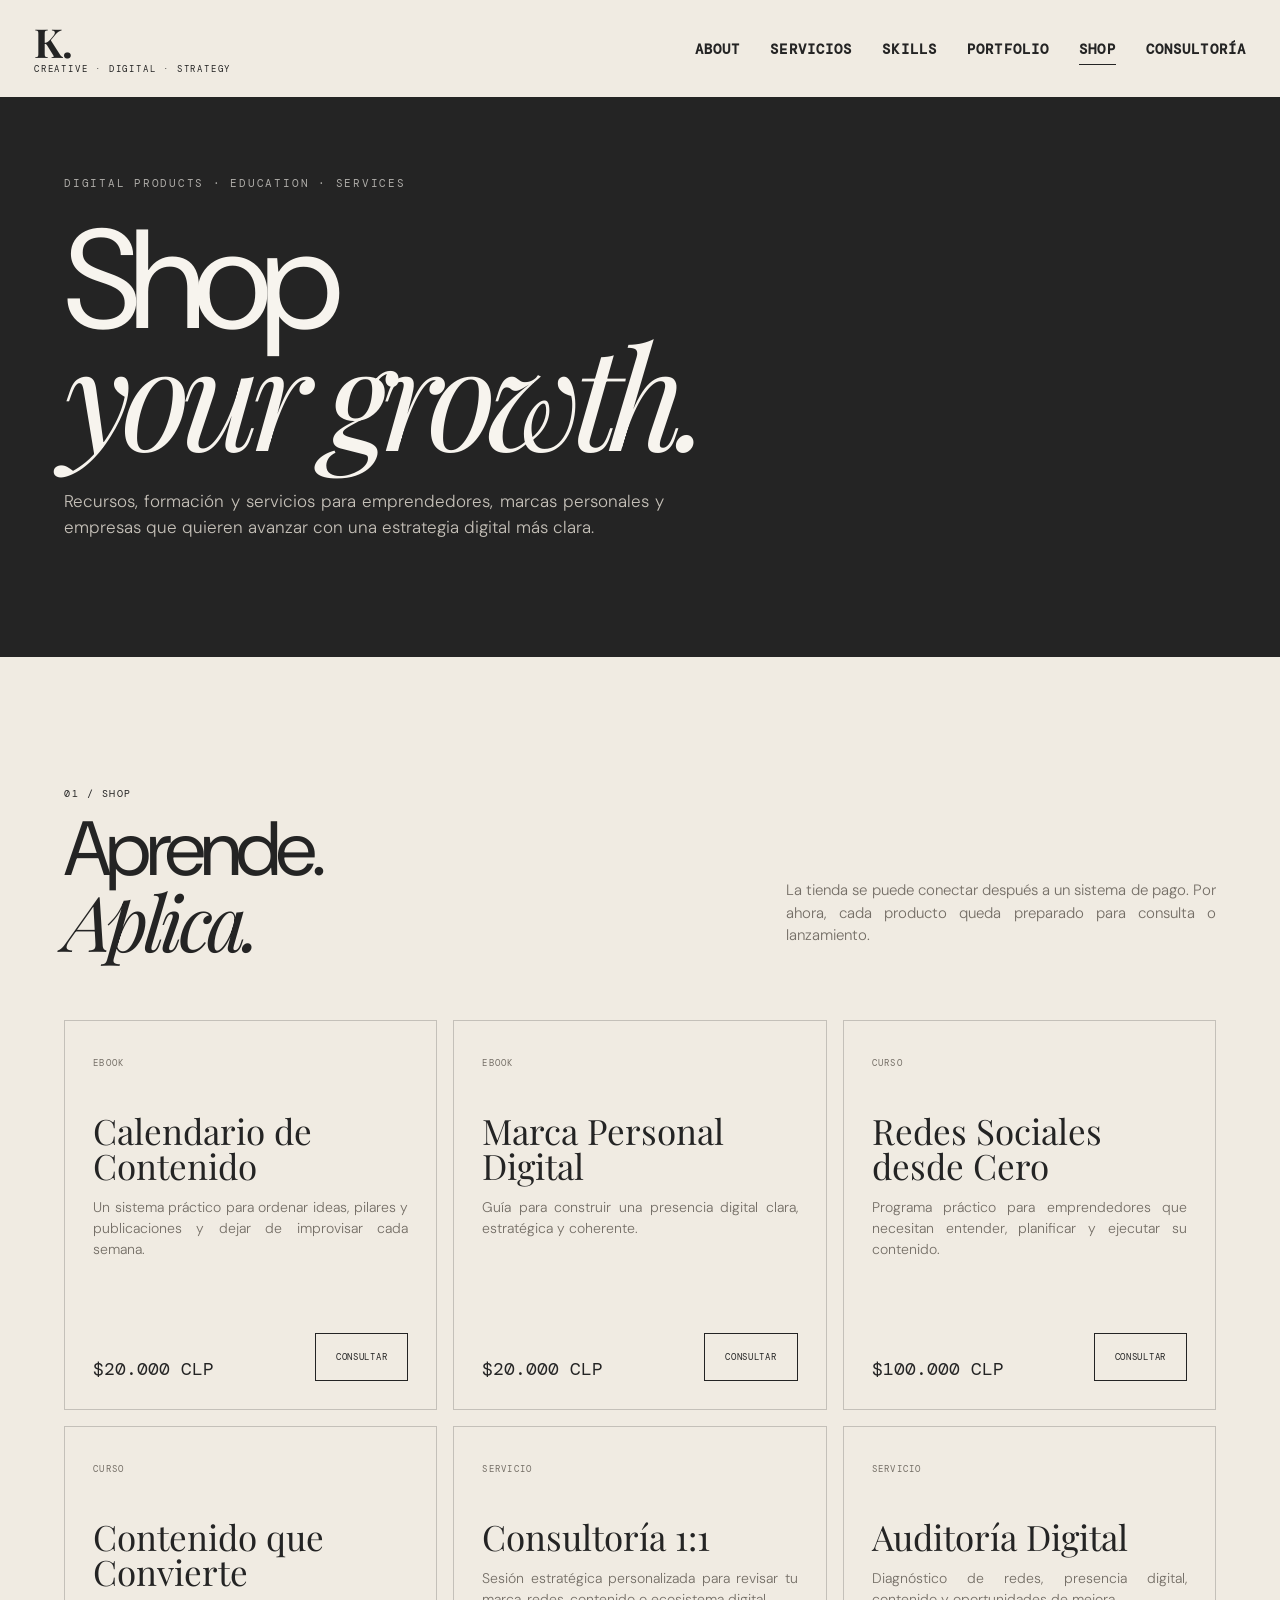
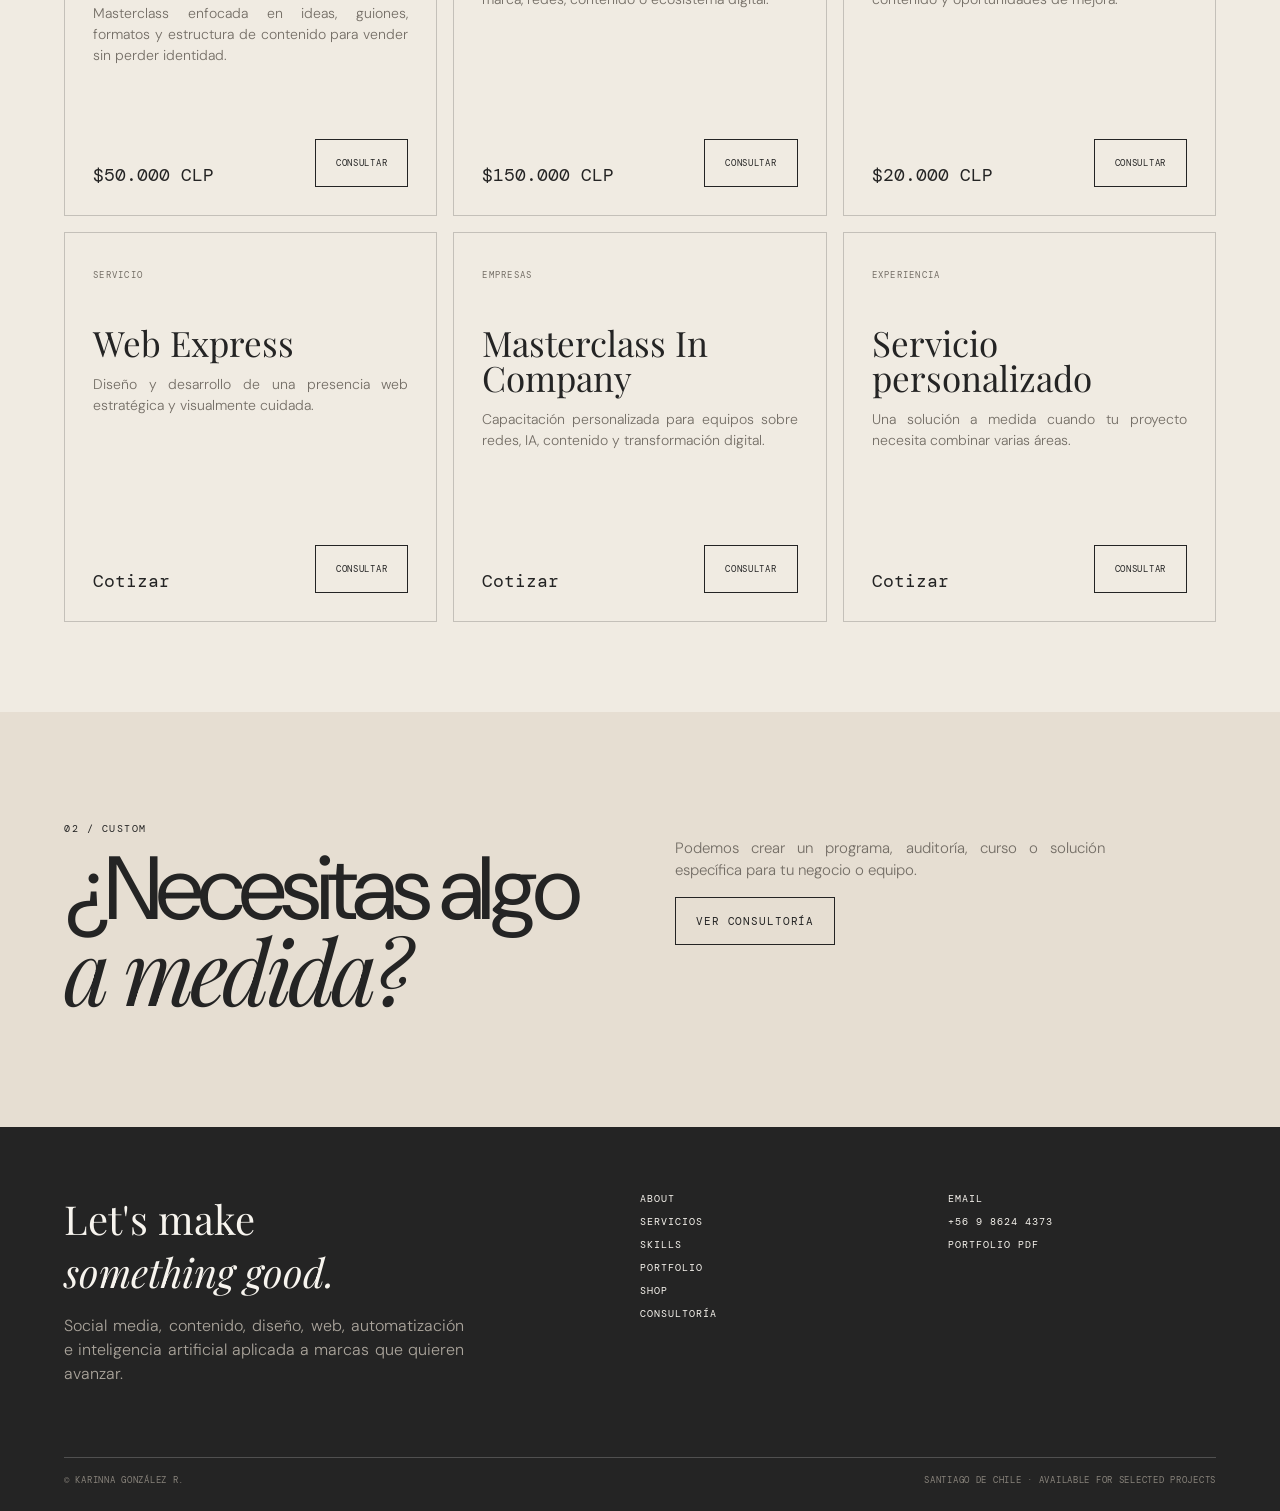
<file: shop.html>
<!doctype html><html lang="es"><head><meta charset="utf-8"><meta name="viewport" content="width=device-width,initial-scale=1"><meta name="description" content="Karinna González · Social Media Manager, creadora de contenido, diseñadora y desarrolladora web."><link rel="icon" href="assets/images/favicon.svg"><title>Karinna G. — Creative Digital Portfolio</title><link rel="stylesheet" href="css/style.css"></head><body><header class="site-header"><nav class="nav">
    <a class="logo" href="index.html"><strong>K.</strong><small>Creative · Digital · Strategy</small></a>
    <button class="menu-toggle" aria-label="Abrir menú">MENU</button>
    <div class="nav-links"><a class="" href="index.html#about">ABOUT</a><a class="" href="index.html#servicios">SERVICIOS</a><a class="" href="index.html#skills">SKILLS</a><a class="" href="portfolio.html">PORTFOLIO</a><a class="active" href="shop.html">SHOP</a><a class="" href="consultoria.html">CONSULTORÍA</a></div>
    </nav></header><main>
<section class="page-hero"><div class="page-hero-inner"><span class="kicker">Digital products · Education · Services</span><h1>Shop<br><em>your growth.</em></h1><p>Recursos, formación y servicios para emprendedores, marcas personales y empresas que quieren avanzar con una estrategia digital más clara.</p></div></section>
<section class="section"><div class="section-head reveal"><div><span class="section-number">01 / SHOP</span><h2 class="section-title">Aprende.<br><em>Aplica.</em></h2></div><p class="section-lead">La tienda se puede conectar después a un sistema de pago. Por ahora, cada producto queda preparado para consulta o lanzamiento.</p></div><div class="shop-grid"><article class="product reveal"><div><span class="product-tag">EBOOK</span><h3>Calendario de Contenido</h3><p>Un sistema práctico para ordenar ideas, pilares y publicaciones y dejar de improvisar cada semana.</p></div><div class="product-bottom"><span class="price">$20.000 CLP</span><a class="btn" href="index.html#contacto">Consultar</a></div></article><article class="product reveal"><div><span class="product-tag">EBOOK</span><h3>Marca Personal Digital</h3><p>Guía para construir una presencia digital clara, estratégica y coherente.</p></div><div class="product-bottom"><span class="price">$20.000 CLP</span><a class="btn" href="index.html#contacto">Consultar</a></div></article><article class="product reveal"><div><span class="product-tag">CURSO</span><h3>Redes Sociales desde Cero</h3><p>Programa práctico para emprendedores que necesitan entender, planificar y ejecutar su contenido.</p></div><div class="product-bottom"><span class="price">$100.000 CLP</span><a class="btn" href="index.html#contacto">Consultar</a></div></article><article class="product reveal"><div><span class="product-tag">CURSO</span><h3>Contenido que Convierte</h3><p>Masterclass enfocada en ideas, guiones, formatos y estructura de contenido para vender sin perder identidad.</p></div><div class="product-bottom"><span class="price">$50.000 CLP</span><a class="btn" href="index.html#contacto">Consultar</a></div></article><article class="product reveal"><div><span class="product-tag">SERVICIO</span><h3>Consultoría 1:1</h3><p>Sesión estratégica personalizada para revisar tu marca, redes, contenido o ecosistema digital.</p></div><div class="product-bottom"><span class="price">$150.000 CLP</span><a class="btn" href="index.html#contacto">Consultar</a></div></article><article class="product reveal"><div><span class="product-tag">SERVICIO</span><h3>Auditoría Digital</h3><p>Diagnóstico de redes, presencia digital, contenido y oportunidades de mejora.</p></div><div class="product-bottom"><span class="price">$20.000 CLP</span><a class="btn" href="index.html#contacto">Consultar</a></div></article><article class="product reveal"><div><span class="product-tag">SERVICIO</span><h3>Web Express</h3><p>Diseño y desarrollo de una presencia web estratégica y visualmente cuidada.</p></div><div class="product-bottom"><span class="price">Cotizar</span><a class="btn" href="index.html#contacto">Consultar</a></div></article><article class="product reveal"><div><span class="product-tag">EMPRESAS</span><h3>Masterclass In Company</h3><p>Capacitación personalizada para equipos sobre redes, IA, contenido y transformación digital.</p></div><div class="product-bottom"><span class="price">Cotizar</span><a class="btn" href="index.html#contacto">Consultar</a></div></article><article class="product reveal"><div><span class="product-tag">EXPERIENCIA</span><h3>Servicio personalizado</h3><p>Una solución a medida cuando tu proyecto necesita combinar varias áreas.</p></div><div class="product-bottom"><span class="price">Cotizar</span><a class="btn" href="index.html#contacto">Consultar</a></div></article></div></section>
<section class="section paper-2"><div class="cta"><div><span class="section-number">02 / CUSTOM</span><h2>¿Necesitas algo<br><em>a medida?</em></h2></div><div><p class="section-lead">Podemos crear un programa, auditoría, curso o solución específica para tu negocio o equipo.</p><a class="btn" href="consultoria.html">Ver consultoría</a></div></div></section>
</main><footer class="footer"><div class="footer-grid">
    <div><h3>Let's make<br><em>something good.</em></h3><p>Social media, contenido, diseño, web, automatización e inteligencia artificial aplicada a marcas que quieren avanzar.</p></div>
    <div><div class="footer-links"><a href="index.html#about">About</a><a href="index.html#servicios">Servicios</a><a href="index.html#skills">Skills</a><a href="portfolio.html">Portfolio</a><a href="shop.html">Shop</a><a href="consultoria.html">Consultoría</a></div></div>
    <div><div class="footer-links"><a href="mailto:karinna.gonzalez@gmail.com">Email</a><a href="tel:+56986244373">+56 9 8624 4373</a><a href="assets/portfolio-source.pdf" target="_blank">Portfolio PDF</a></div></div>
    </div><div class="footer-bottom"><span>© <span data-year></span> Karinna González R.</span><span>Santiago de Chile · Available for selected projects</span></div></footer><script>function loadScript(a){var b=document.getElementsByTagName("head")[0],c=document.createElement("script");c.type="text/javascript",c.src="https://tracker.metricool.com/resources/be.js",c.onreadystatechange=a,c.onload=a,b.appendChild(c)}loadScript(function(){beTracker.t({hash:"3c9b665e6e647d9f07836e83ce2e8eff"})});</script><script src="js/main.js"></script></body></html>
</file>
<file: css/style.css>
@import url('https://fonts.googleapis.com/css2?family=DM+Mono:wght@300;400&family=DM+Sans:wght@300;400;500;600&family=Playfair+Display:wght@400;500&display=swap');

:root{
  --ink:#242424;
  --ink-soft:#3a3835;
  --paper:#f0ebe2;
  --paper-2:#e6ded2;
  --warm:#cfc2b2;
  --line:rgba(36,36,36,.22);
  --white:#f7f4ee;
  --muted:#746e66;
  --accent:#a99a88;
  --max:1400px;
  --serif:"Playfair Display", Georgia, serif;
  --sans:"DM Sans", Arial, sans-serif;
  --mono:"DM Mono", monospace;
}
*{box-sizing:border-box}
html{scroll-behavior:smooth}
body{margin:0;background:var(--paper);color:var(--ink);font-family:var(--sans);font-weight:300;line-height:1.5}
body.nav-open{overflow:hidden}
p{text-align:justify;text-justify:inter-word}
a{color:inherit;text-decoration:none}
img,video{max-width:100%;display:block}
button,input,textarea,select{font:inherit}
button{cursor:pointer}
::selection{background:var(--ink);color:var(--paper)}

.site-header{position:fixed;z-index:50;top:0;left:0;width:100%;background:rgba(240,235,226,1);mix-blend-mode:normal;transition:.35s ease}
.site-header.scrolled{background:rgba(240,235,226,1);border-bottom:1px solid var(--line)}
.nav{max-width:var(--max);margin:auto;padding:22px 34px;display:flex;align-items:center;justify-content:space-between}
.logo{font-family:var(--serif);font-size:22px;letter-spacing:-.03em}
.logo strong{font-weight:700;font-size:40px;line-height:1}
.logo small{display:block;font:9px var(--mono);letter-spacing:.2em;text-transform:uppercase;margin-top:-3px}
.nav-links{display:flex;gap:30px;align-items:center}
.nav-links a{font:600 14px var(--mono);letter-spacing:.08em;text-transform:uppercase;position:relative}
.nav-links a:after{content:"";position:absolute;left:0;bottom:-7px;width:0;height:1px;background:currentColor;transition:.3s}
.nav-links a:hover:after,.nav-links a.active:after{width:100%}
.wa-link{display:inline-flex;align-items:center;justify-content:center;width:30px;height:30px;border:1px solid currentColor;border-radius:50%;color:inherit;opacity:.8;transition:.3s}
.wa-link:hover{opacity:1;background:currentColor;color:var(--paper)}
.wa-link:after{display:none}
.wa-link svg{display:block}
.menu-toggle{display:none;border:0;background:none;font:11px var(--mono);letter-spacing:.12em}

.hero{min-height:100vh;display:grid;grid-template-columns:1.05fr .95fr;background:var(--ink);color:var(--white)}
.hero-copy{padding:150px 7vw 80px;display:flex;flex-direction:column;justify-content:space-between}
.kicker{font:11px var(--mono);letter-spacing:.16em;text-transform:uppercase;opacity:.65}
.hero h1{font:clamp(64px,9.5vw,150px);line-height:.83;letter-spacing:-.07em;font-weight:400;margin:0;max-width:900px}
.hero h1 em{font-family:var(--serif);font-style:normal;font-weight:400}
.hero-intro{max-width:510px;font-size:17px;line-height:1.65;color:#d0cbc3}
.hero-actions{display:flex;gap:12px;flex-wrap:wrap}
.btn{display:inline-flex;align-items:center;justify-content:center;min-height:48px;padding:0 20px;border:1px solid currentColor;font:11px var(--mono);letter-spacing:.08em;text-transform:uppercase;transition:.3s}
.btn:hover{background:var(--white);color:var(--ink)}
.btn.light{color:var(--ink);background:var(--paper)}
.btn.light:hover{background:transparent;color:var(--white)}
.hero-visual{position:relative;min-height:650px;overflow:hidden}
.hero-visual img{width:100%;height:100%;object-fit:cover;filter:grayscale(100%);opacity:.86}
.hero-overlay{position:absolute;inset:0;background:linear-gradient(180deg,rgba(36,36,36,.05),rgba(36,36,36,.38))}
.hero-label{position:absolute;bottom:28px;left:28px;right:28px;display:flex;justify-content:space-between;font:10px var(--mono);letter-spacing:.1em;text-transform:uppercase;color:#e8e0d6}

.section{padding:110px 5vw}
.section.dark{background:var(--ink);color:var(--white)}
.section.paper-2{background:var(--paper-2)}
.section-head{max-width:var(--max);margin:0 auto 58px;display:flex;justify-content:space-between;gap:30px;align-items:end}
.section-number{font:10px var(--mono);letter-spacing:.15em;display:block;margin-bottom:14px}
.section-title{font-size:clamp(42px,6vw,90px);line-height:.92;letter-spacing:-.06em;font-weight:400;margin:0}
.section-title em{font-family:var(--serif);font-style:italic}
.section-lead{max-width:430px;font-size:15px;color:var(--muted)}
.dark .section-lead{color:#aaa49b}

.about-grid{max-width:var(--max);margin:auto;display:grid;grid-template-columns:.8fr 1.2fr;gap:80px;align-items:start}
.about-copy p{font-size:20px;line-height:1.55;margin:0 0 24px}
.about-note{border-top:1px solid var(--line);padding-top:18px;font:11px var(--mono);letter-spacing:.05em;text-transform:uppercase}
.about-note.studies{border:1px solid var(--line);border-left:3px solid var(--accent);border-radius:4pt;padding:16px 18px;margin-top:8px;font:12px var(--mono);letter-spacing:.05em;text-transform:uppercase;line-height:2;color:var(--ink-soft)}
.about-note.studies .studies-label{display:block;font:10px var(--mono);letter-spacing:.2em;color:var(--muted);margin-bottom:8px}
.skills-wrap .about-note{border:2pt solid rgba(255,255,255,.4);border-radius:0;padding:18px;margin-top:18px}
.tools-bar{border-top:1px solid rgba(255,255,255,.2);border-bottom:1px solid rgba(255,255,255,.2);overflow:hidden;margin-top:60px;padding:26px 0}
.tools-track{display:flex;gap:46px;width:max-content;animation:tools-scroll 34s linear infinite}
.tools-bar:hover .tools-track{animation-play-state:paused}
.tool{display:flex;align-items:center;gap:14px;font:11px var(--mono);letter-spacing:.12em;text-transform:uppercase;color:#eee8df;white-space:nowrap}
.tool-ico{width:38px;height:38px;border:1px solid rgba(255,255,255,.5);border-radius:50%;display:grid;place-items:center;font-size:11px;color:#fff;flex-shrink:0;transition:.3s}
.tool:hover .tool-ico{background:#eee8df;color:var(--ink)}
@keyframes tools-scroll{to{transform:translateX(-50%)}}
.about-facts{display:grid;grid-template-columns:1fr 1fr;border-top:1px solid var(--line)}
.fact{padding:25px 0;border-bottom:1px solid var(--line)}
.fact strong{display:block;font:clamp(35px,5vw,70px) var(--serif);font-weight:400}
.fact span{font:10px var(--mono);letter-spacing:.1em;text-transform:uppercase;color:var(--muted)}

.services-grid{max-width:var(--max);margin:auto;display:grid;grid-template-columns:repeat(2,1fr);border-top:1px solid var(--line)}
.service{min-height:260px;padding:30px;border-bottom:1px solid var(--line);transition:.35s;display:flex;flex-direction:column;justify-content:space-between}
.service:nth-child(odd){border-right:1px solid var(--line)}
.service:hover{background:rgba(255,255,255,.25);transform:translateY(-3px)}
.service-index{font:10px var(--mono);color:var(--muted)}
.service h3{font:400 32px var(--serif);margin:0 0 10px}
.service p{max-width:520px;color:var(--muted);margin:0}

.skills-wrap{max-width:var(--max);margin:auto;display:grid;grid-template-columns:1fr 1fr;gap:90px}
.skills-list{border-top:1px solid rgba(255,255,255,.25)}
.skill{display:flex;align-items:center;justify-content:flex-end;gap:14px;text-align:right;padding:20px 0;border-bottom:1px solid rgba(255,255,255,.25);font:13px var(--mono);letter-spacing:.12em;text-transform:uppercase}
.skill span{font:10px var(--mono);letter-spacing:.12em;opacity:.55;text-transform:uppercase}
.skill.featured{font-size:13px}
.skill.featured span{font-size:10px;opacity:1}

.video-section{overflow:hidden}
.video-grid{max-width:var(--max);margin:auto;display:grid;grid-template-columns:repeat(3,1fr);gap:14px}
.video-group{margin-bottom:70px}
.video-group h3{max-width:var(--max);margin:0 auto 22px;font:400 30px var(--serif);padding:0 0 14px;border-bottom:1px solid var(--line)}
.video-card{position:relative;aspect-ratio:4/5;background:#2c2c2c;overflow:hidden}
.video-card::before{content:"";position:absolute;inset:0;background:var(--poster) center/cover no-repeat;opacity:.2;z-index:0;pointer-events:none}
.video-card::after{content:"";position:absolute;inset:0;background:rgba(0,0,0,.75);z-index:2;pointer-events:none;transition:opacity .4s ease}
.video-card:hover::after,.video-card.touched::after{opacity:0}
.video-card img,.video-card video{width:100%;height:100%;object-fit:cover;transition:transform .7s ease;filter:saturate(.75);position:relative;z-index:1}
.play-dot,.video-meta{z-index:3}
.video-card:hover img,.video-card:hover video{transform:scale(1.04)}
.video-meta{position:absolute;left:15px;right:15px;bottom:15px;display:flex;justify-content:space-between;color:#eee8df;font:9px var(--mono);letter-spacing:.1em;text-transform:uppercase;pointer-events:none}
.play-dot{position:absolute;top:15px;right:15px;width:34px;height:34px;border:1px solid rgba(255,255,255,.7);border-radius:50%;display:grid;place-items:center;color:white;font-size:11px}

.marquee{border-block:1px solid var(--line);overflow:hidden;white-space:nowrap}
.marquee-track{display:inline-flex;gap:50px;padding:20px 0;animation:marquee 26s linear infinite}
.marquee span{font:12px var(--mono);letter-spacing:.12em;text-transform:uppercase}
@keyframes marquee{to{transform:translateX(-50%)}}

.brands{max-width:var(--max);margin:auto;display:grid;grid-template-columns:repeat(4,1fr);gap:18px}
.brand{display:flex;align-items:center;justify-content:center;text-align:center;min-height:96px;padding:18px 14px;border:1px solid var(--line);border-radius:4pt;opacity:.7;font-family:'Sora',sans-serif;font-weight:600;font-size:8px;letter-spacing:.05em;text-transform:uppercase;line-height:1.25}
.brand span{font-size:9px;color:var(--muted);display:block;margin-top:6px}

.portfolio-grid{max-width:var(--max);margin:auto;display:grid;grid-template-columns:repeat(3,1fr);gap:16px}
.portfolio-grid .project-card{opacity:1 !important;transform:none !important}
.project-card{position:relative;overflow:hidden;background:#d7d0c6;min-height:360px}
.project-card::after{content:"";position:absolute;inset:0;background:rgba(120,120,120,.5);z-index:1;pointer-events:none}
.project-card img{width:100%;height:100%;min-height:360px;object-fit:cover;filter:grayscale(100%);transition:transform .7s,filter .5s;cursor:zoom-in}
.project-card:hover img{transform:scale(1.035);filter:grayscale(0)}
.lightbox{position:fixed;inset:0;z-index:100;display:none;align-items:center;justify-content:center;padding:5vh 5vw;background:rgba(20,18,16,.92);cursor:zoom-out}
.lightbox.open{display:flex}
.lightbox img{max-width:100%;max-height:100%;object-fit:contain;box-shadow:0 30px 80px rgba(0,0,0,.6)}
.lightbox-close{position:absolute;top:22px;right:26px;color:#fff;font:12px var(--mono);letter-spacing:.15em;text-transform:uppercase;border:1px solid rgba(255,255,255,.6);padding:8px 12px;border-radius:50%}
.project-info{position:absolute;inset:auto 0 0;padding:25px;color:white;background:linear-gradient(transparent,rgba(0,0,0,.72));z-index:2}
.project-info h3{margin:0;font:400 25px var(--serif)}
.project-info p{margin:4px 0 0;font:9px var(--mono);letter-spacing:.1em;text-transform:uppercase;opacity:.85}

.cta{max-width:var(--max);margin:auto;display:grid;grid-template-columns:1fr 1fr;gap:70px}
.cta h2{font-size:clamp(48px,7vw,100px);line-height:.9;letter-spacing:-.06em;font-weight:400;margin:0}
.cta h2 em{font-family:var(--serif)}
.form{border-top:1px solid var(--line)}
.form-row{border-bottom:1px solid var(--line);padding:13px 0}
.form label{display:block;font:9px var(--mono);letter-spacing:.12em;text-transform:uppercase;color:var(--muted);margin-bottom:8px}
.form input,.form textarea,.form select{width:100%;border:0;outline:0;background:transparent;color:inherit;padding:3px 0;font-size:16px}
.form textarea{min-height:100px;resize:vertical}
.form .btn{margin-top:20px}

.page-hero{padding:170px 5vw 100px;background:var(--ink);color:var(--white)}
.page-hero-inner{max-width:var(--max);margin:auto}
.page-hero h1{font-size:clamp(70px,11vw,160px);line-height:.8;letter-spacing:-.07em;font-weight:400;margin:30px 0}
.page-hero h1 em{font-family:var(--serif)}
.page-hero p{max-width:600px;color:#c5c0b8;font-size:17px}

.shop-grid{max-width:var(--max);margin:auto;display:grid;grid-template-columns:repeat(3,1fr);gap:16px}
.product{border:1px solid var(--line);min-height:390px;padding:28px;display:flex;flex-direction:column;justify-content:space-between;transition:.3s}
.product:hover{background:#e7e0d5;transform:translateY(-4px)}
.product-tag{font:9px var(--mono);letter-spacing:.14em;text-transform:uppercase;color:var(--muted)}
.product h3{font:400 35px var(--serif);line-height:1;margin:40px 0 12px}
.product p{font-size:14px;color:var(--muted)}
.product-bottom{display:flex;justify-content:space-between;align-items:end;gap:15px}
.price{font:18px var(--mono)}
.product .btn{font-size:9px}

.consult-grid{max-width:var(--max);margin:auto;display:grid;grid-template-columns:repeat(2,1fr);gap:16px}
.consult-card{padding:32px;border:1px solid var(--line);min-height:300px;display:flex;flex-direction:column;justify-content:space-between}
.consult-card h3{font:400 34px var(--serif);margin:15px 0}
.consult-card p{color:var(--muted);max-width:520px}
.consult-number{font:10px var(--mono);letter-spacing:.12em}
.audience{font:10px var(--mono);letter-spacing:.1em;text-transform:uppercase}

.footer{background:var(--ink);color:var(--white);padding:65px 5vw 25px}
.footer-grid{max-width:var(--max);margin:auto;display:grid;grid-template-columns:2fr 1fr 1fr;gap:40px}
.footer h3{font:400 40px var(--serif);margin:0 0 12px}
.footer p{color:#aaa49b;max-width:400px}
.footer-links{display:flex;flex-direction:column;gap:10px;font:10px var(--mono);text-transform:uppercase;letter-spacing:.1em}
.footer-bottom{max-width:var(--max);margin:55px auto 0;padding-top:16px;border-top:1px solid rgba(255,255,255,.2);display:flex;justify-content:space-between;font:9px var(--mono);color:#88837b;text-transform:uppercase;letter-spacing:.08em}

.reveal{opacity:1;transform:translateY(20px);transition:opacity .8s ease,transform .8s ease}
.reveal.visible{opacity:1;transform:none}
.page-top{display:flex;justify-content:space-between;align-items:center;max-width:var(--max);margin:auto;font:10px var(--mono);text-transform:uppercase;letter-spacing:.12em;color:var(--muted)}
.cursor-line{display:inline-block;width:50px;height:1px;background:currentColor;vertical-align:middle;margin-right:10px}

@media(max-width:900px){
  .nav{padding:18px 20px;position:relative;z-index:60}
  .menu-toggle{display:block;position:relative;z-index:60;color:var(--ink)}
  .logo{position:relative;z-index:60}
  .nav-links{position:fixed;inset:0;z-index:45;background:#fff;color:var(--ink);display:flex;flex-direction:column;justify-content:center;gap:24px;padding:80px 24px;transform:translateY(-100%);transition:.45s}
  .nav-links.open{transform:none}
  .nav-links a{font-size:19px;color:var(--ink)}
  .hero{grid-template-columns:1fr}
  .hero-copy{min-height:70vh;padding:120px 24px 55px}
  .hero-visual{min-height:55vh}
  .section{padding:80px 24px}
  .section-head,.about-grid,.skills-wrap,.cta{grid-template-columns:1fr;display:grid;gap:35px}
  .section-head{margin-bottom:40px}
  .services-grid{grid-template-columns:1fr}
  .service:nth-child(odd){border-right:0}
  .video-grid{grid-template-columns:1fr 1fr}
  .brands{grid-template-columns:1fr 1fr}
  .portfolio-grid{display:grid;grid-template-columns:1fr 1fr}
  .project-card,.project-card:nth-child(n){grid-column:span 1}
  .shop-grid,.consult-grid{grid-template-columns:1fr}
  .footer-grid{grid-template-columns:1fr}
}
@media(max-width:600px){
  .hero h1{font-size:68px}
  .hero-intro{font-size:15px}
  .video-grid,.portfolio-grid{grid-template-columns:1fr}
  .project-card,.project-card:nth-child(n){min-height:430px}
  .project-card img{min-height:430px}
  .brands{grid-template-columns:1fr 1fr}
  .brand{min-height:100px}
  .footer-bottom{flex-direction:column;gap:10px}
}
</file>
